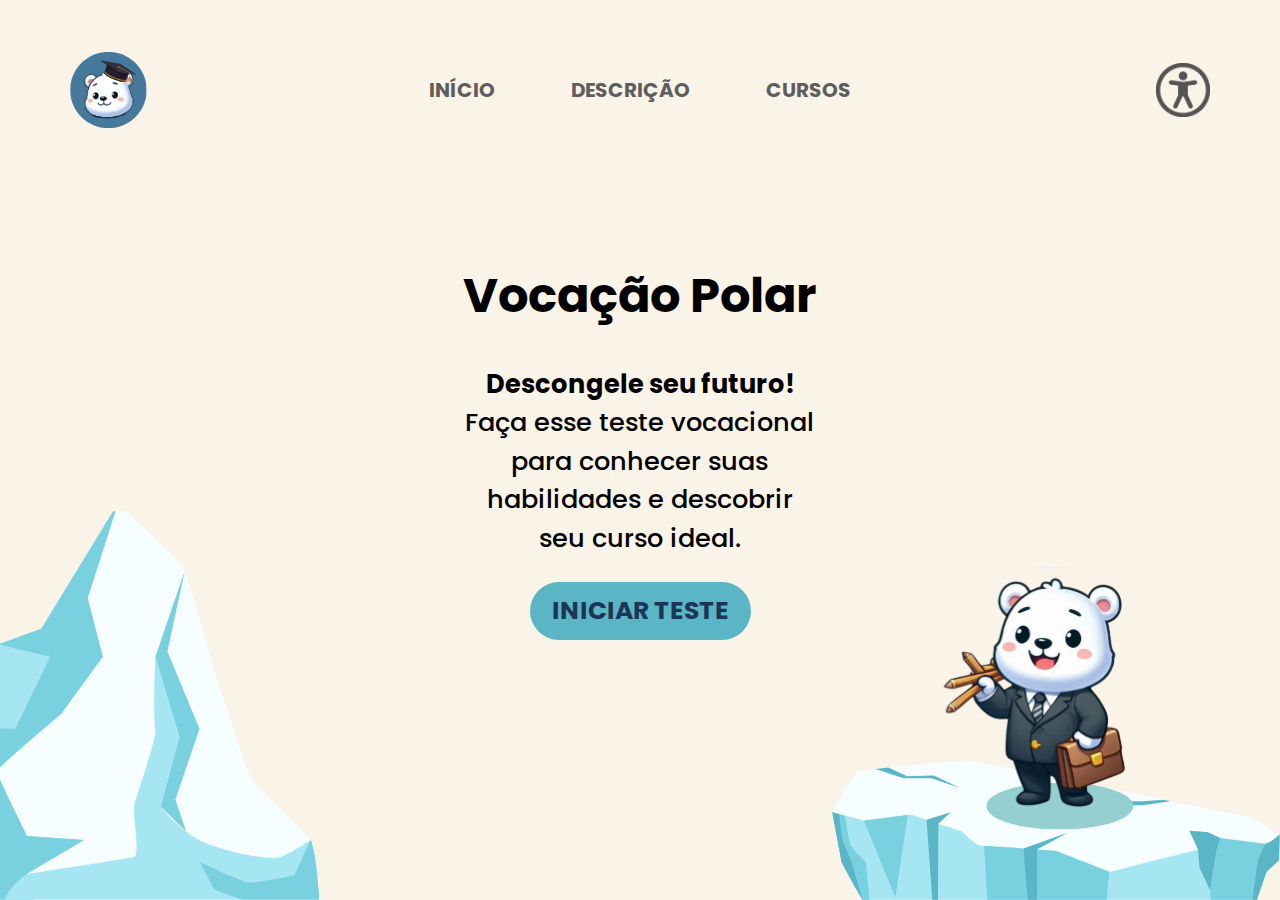
<file: index.html>
<!DOCTYPE html>
<html lang="pt-br">
<head>
    <meta charset="UTF-8">
    <meta name="viewport" content="width=device-width, initial-scale=1.0">
    <link rel="shortcut icon" type="image/png" href="img/Teste-vocacional.ico">
    <link rel="stylesheet" href="style.css">
    <title>Vocação Polar - Descongele seu futuro!</title> 
</head>
<body>
    <header>
    <div class="img">
        <img src="img/logo.svg" width="100" alt="Logo Urso com a lapela" class="imgLogo">
    </div>

    <nav id="nav-bar">
        <ul>
            <li><a href="index.html">INÍCIO</a></li>
            <li><a href="descricao.html" data-target="descricao.html" class="nav-link">DESCRIÇÃO</a></li>
            <li><a href="cursos.html" data-target="cursos.html" class="nav-link">CURSOS</a></li>
        </ul>
    </nav>

    <div class="btn">
    <img src="img/acess.png" alt="Botão de Acessibilidade" class="imgAcess">  
  </div>

</header>

    <main class="carrossel"> 
        <div class="image-container">
            <img id="leftImage" class="left-image" src="img/gelo.svg" alt="Iceberg">

            <div class="center-container" id="centerContainer">
                <h1>Vocação Polar</h1>
            <h2>Descongele seu futuro!</h2> 
                <p>Faça esse teste vocacional para conhecer suas habilidades e descobrir seu curso ideal.</p>
                <button class="btnIniciar"> INICIAR TESTE </button>
            </div>
            <img id="rightImage" class="right-image" src="img/urso.svg" alt="Iceberg com o urso mascote">
        </div>
        <div class="cursor-ball" id="cursorBall"></div>
    </main>

    <!-- Modais de Alerta -->
    <!-- Primeira Modal -->
    <div id="modal1" class="modal">
        <div class="modal-content"> 
            <form action="cadastro.php" method="post">
            
                 
                    <div class="login-container">
                        <div class="login-box">
                            
                            <h2>Cadastro</h2>
                            <form id="loginForm">
                                <div id="errorMessage" style="color: red; display: none; margin-bottom: 10px;"></div>
                                <div class="textbox">
                                    <input type="text" id="username" name="usuario" placeholder="Usuário" required>
                                </div>
                                <div class="textbox">
                                    <input type="password" id="password" name="senha" placeholder="Senha" required>
                                </div>
                                <button onclick="handleFormSubmit(event)" class="btn2">Cadastrar</button>


                            </form>
                        </div>
                    </div>
                    </form>
        
        </div>
    </div>

    <!-- Segunda Modal -->
    <div id="modal2" class="modal">
        <div class="modal-content">
            <p>(segundo conteúdo do tutorial)</p>
            <button onclick="showNextModal('modal3')">Próximo</button>
        </div>
    </div>

    <!-- Terceira Modal -->
    <div id="modal3" class="modal">
        <div class="modal-content">
            <p>Você está pronto para começar o teste. Boa sorte!</p>
            <button onclick="closeModal('modal3')">Iniciar</button>
        </div>
    </div>
    
    <script src="script.js"></script>
</body>
</html>
</file>
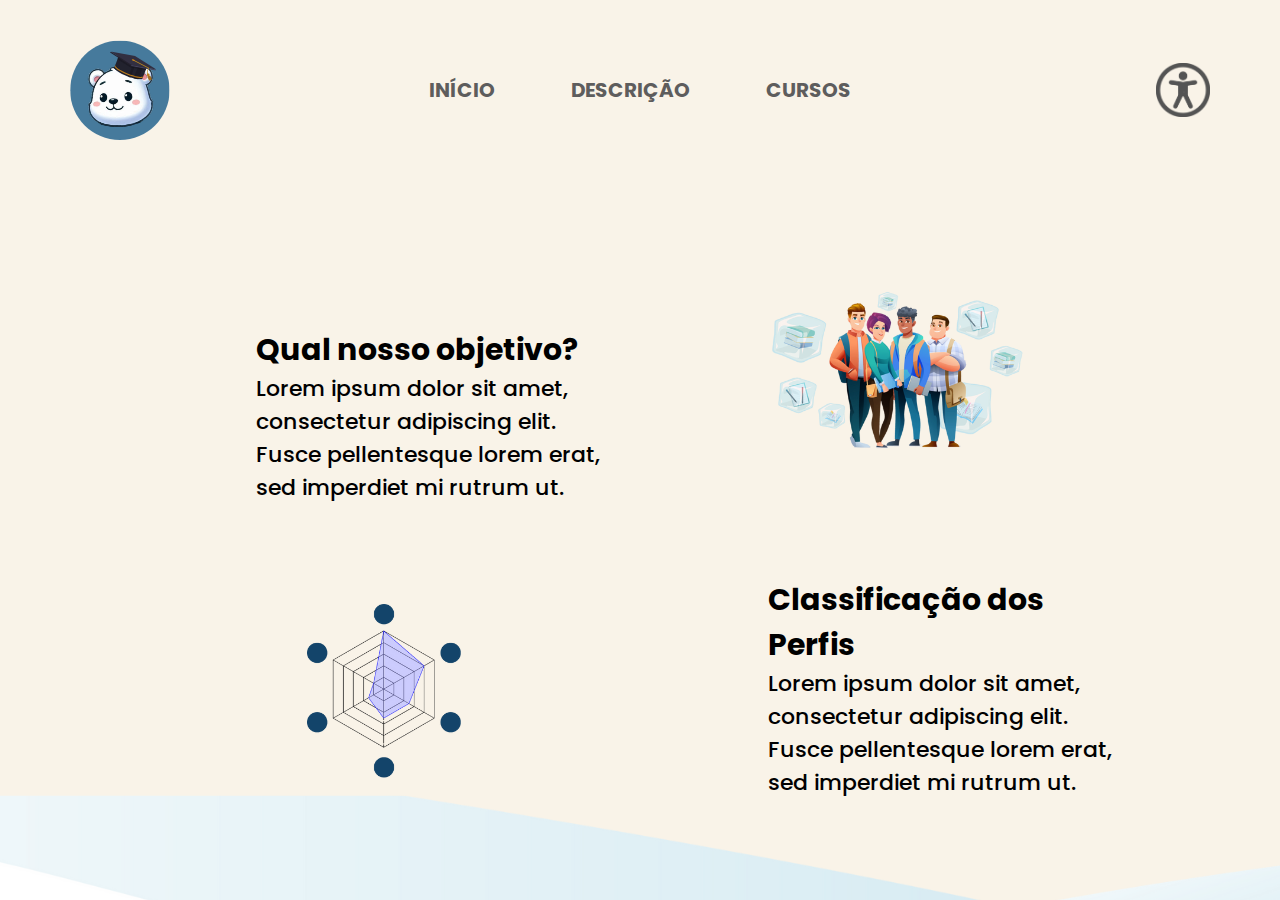
<file: descricao.html>
<!DOCTYPE html>
    <html lang="pt-br">
    <head>
        <meta charset="UTF-8">
        <meta name="viewport" content="width=device-width, initial-scale=1.0">
        <link rel="shortcut icon" type="image/png" href="img/Teste-vocacional.ico">
        <link rel="stylesheet" href="style.css">
        <title>Vocação Polar - Descongele seu futuro! </title>
    </head>
    <body>
        <header>
            <div class="img">
                <img src="img/logo.svg" width="100" alt="Logo Urso com a lapela">
            </div>

            <nav id="nav-bar">
                <ul>
                    <li><a href="index.html">INÍCIO</a></li>
                    <li><a href="descricao.html">DESCRIÇÃO</a></li>
                    <li><a href="cursos.html">CURSOS</a></li>
                </ul>
            </nav>

            <div class="btn">
                <img src="img/acess.png" alt="Botão de Acessibilidade" class="imgAcess">  
              </div>
        </header>



        <main>
            <div class="left_container" id="left_container"> 

                <div class="caixa_texto">
                    <h2>Qual nosso objetivo?</h2>
                    <p>Lorem ipsum dolor sit amet, consectetur adipiscing elit. 
                        Fusce pellentesque lorem erat, 
                        sed imperdiet mi rutrum ut.</p>
                </div>

                <img src="img/hexgono.png" alt="Hexágono " srcset="">
                
            </div>


            <div class="right_container" id="right_container"> 
              
                <img src="img/jovens.png" alt="" srcset="">

                <div class="caixa_texto">
                    <h2>Classificação dos Perfis</h2>
                    <p>Lorem ipsum dolor sit amet, consectetur adipiscing elit. 
                        Fusce pellentesque lorem erat, 
                        sed imperdiet mi rutrum ut.</p>
                </div>
            </div>
        </main>

    <div class="image-footer">
            <img src="img/footer_descricao.png" alt="Neve com iglu ao canto inferior direito">
        </div>

   
    </body>
    </html>
</file>
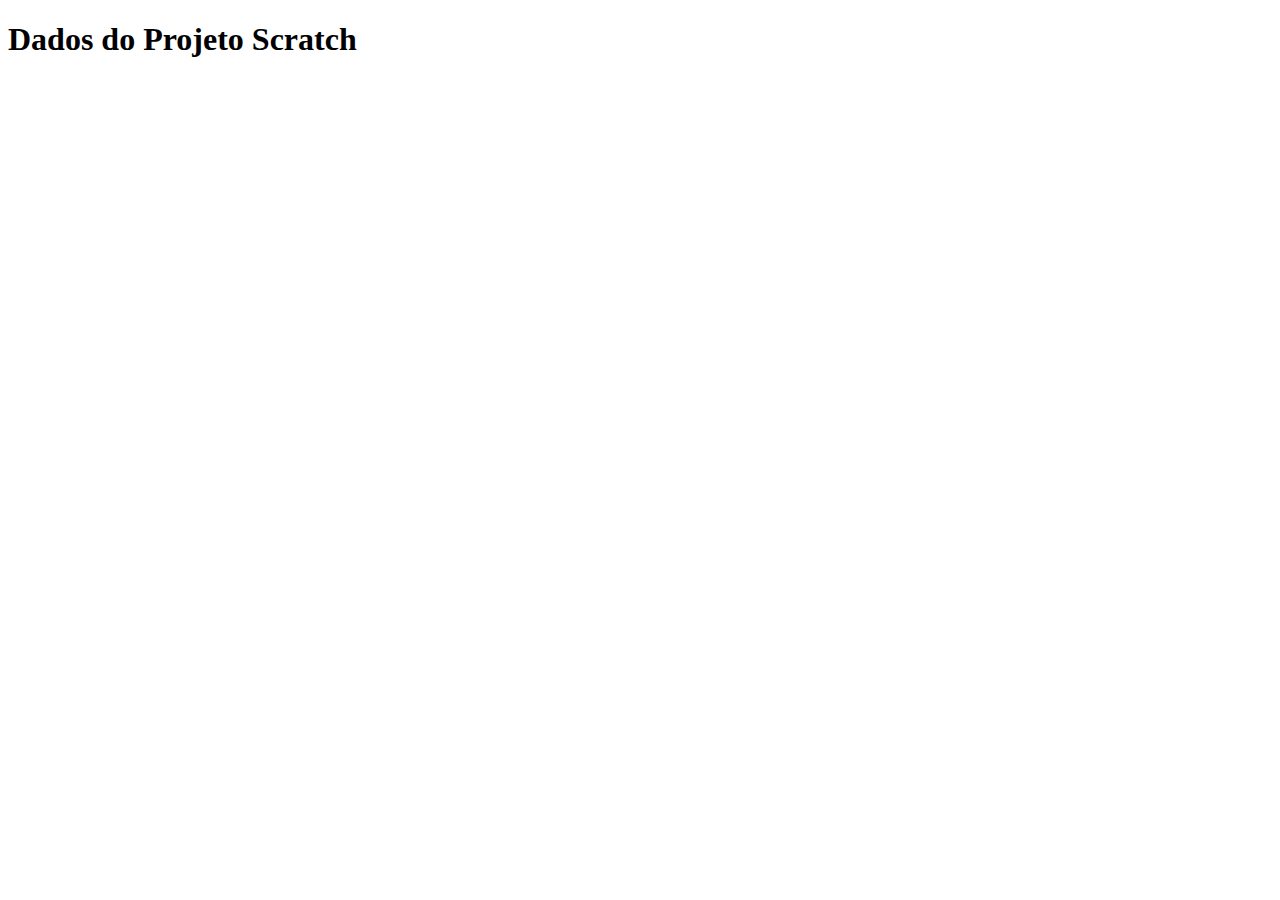
<file: teste.html>
<!DOCTYPE html>
<html lang="pt-br">
<head>
    <meta charset="UTF-8">
    <meta name="viewport" content="width=device-width, initial-scale=1.0">
    <title>Interagir com Scratch</title>
</head>
<body>
    <h1>Dados do Projeto Scratch</h1>
    <div id="project-data"></div>
    
    <script>
       const puppeteer = require('puppeteer');

(async () => {
    const browser = await puppeteer.launch();
    const page = await browser.newPage();
    await page.goto('https://scratch.mit.edu/projects/PROJECT_ID'); // Substitua PROJECT_ID pelo ID do projeto

    // Exemplo de extração de dados
    const pontuacao = await page.evaluate(() => {
        // Suponha que a pontuação esteja visível em um elemento específico
        return document.querySelector('.pontuacao').innerText; // Ajuste o seletor conforme necessário
    });

    console.log(`Pontuação: ${pontuacao}`);

    await browser.close();
})();

    </script>


<iframe src="https://scratch.mit.edu/projects/416757668/embed" allowtransparency="true" width="485" height="402" frameborder="0" scrolling="no" allowfullscreen></iframe>
</body>
</html>
</file>
<file: style.css>
@import url('https://fonts.googleapis.com/css2?family=Montserrat:ital,wght@0,100..900;1,100..900&family=Poppins:ital,wght@0,100;0,200;0,300;0,400;0,500;0,600;0,700;0,800;0,900;1,100;1,200;1,300;1,400;1,500;1,600;1,700;1,800;1,900&display=swap');

*,::before,
::after  {
    margin: 0;
    padding: 0;
    box-sizing: border-box;
    font-weight: 500;
    font-family: "Poppins", sans-serif;     
}  

body {
    background-color: #f9f3e8;
    display: flex;
    flex-direction: column; 
    height: 100vh;
    overflow: hidden;
    min-height: 100vh;
    align-items: center;
    height: 100vh;
    margin: 0;
    justify-content: center;
}


/* ESTILO DO HEADER */

header {
    display: flex;
    justify-content: space-between;
    background-color: #f9f3e8;
    width: 100vw;
    height: 20vh;
    font-size: 20px;
    font-weight: 900;
    font-style: bold;
}

.img {
    width: 33vw;
    display: flex;
    padding-left: 70px;
}

.imgLogo{
    width: 6vw;
}

nav {
    width: 33vw;
    align-self: center;
}

ul {
    display: flex;
    justify-content: space-between;
    width: 100%;
}

li {
    list-style-type: none;
 
}

a {
    text-decoration: none;
    color: #5e5d5d;
    font-weight: bold;
    
}

li:hover {
    cursor: pointer;
}

.btn {
    width: 33vw;
    display: flex;
    justify-content: flex-end;
    padding-right: 70px;
    align-self: center;
}

.imgAcess{
    height: 6vh;
}

.imgAcess:hover{
    cursor: pointer;
}

/*ESTILO DO MAIN*/

main {
    display: flex;
    justify-content: center;
    align-items: center;
    flex-direction: row;
    width: 100vw;
    height: calc(100vh - 20vh); /* Altura considerando a navbar */

}

.image-container {
    width: 100vw;
    height: calc(100vh - 20vh);
    display: flex;
    position: relative;
   
}

.image-container img {
    height: auto;
    position: absolute;

}

.left-image {
    left: 0;
    bottom: 0;
    max-width: 25%; /* Ajuste conforme necessário */
}

.right-image {
    right: 0;
    bottom: 0;
    max-width: 35%; /* Ajuste conforme necessário */
   
}

.center-container {
    display: flex;
    align-items: center;
    justify-content: center;
    flex-direction: column; /* Alinha elementos verticalmente */
    flex: 1;
    position: relative;
    width: 33vw;
    height: 60vh;
    text-align: center;
}



h1, h2, p {
    margin: 0;
    width: 28vw;
}

h1 {
    font-size: 3rem; /* Altere conforme necessário */
    margin-bottom: 0.5rem; /* Espaçamento entre h1 e h2 */
    font-weight: bold;
   
}

h2 {
    font-size: 1.6rem; /* Altere conforme necessário */
    line-height: 1.5; /* Espaçamento entre linhas para a quebra de linha */
    margin-top: 25px;
    font-weight: bold;
}

p{
    font-size: 1.6rem; /* Altere conforme necessário */
    line-height: 1.5; /* Espaçamento entre linhas para a quebra de linha */
}

.btnIniciar{
    background-color: #5ab6c4;
    color: #1e3557;
    font-weight: bold;
    border: none;
    padding: 10px 22px;
    font-size: 25px;
    border-radius: 50px;
    margin-top: 25px;
}

.btnIniciar:hover{
    background-color: #1e3557;
    color: #ffffff;
    font-weight: bold;
    cursor: pointer;
    
}
/*ESTILO DESCRIÇÃO*/

.left_container {
    display: flex;
    align-items: center;
    justify-content: center;
    flex-direction: column; /* Alinha elementos verticalmente */
    left: 1;
    position: relative;
    width: 40vw;
    height: calc(100vh - 20vh);
    text-align: left;
    gap: 100px;    
    margin-top: 0;
    padding-top: 0;
}

.left_container > img {
    width: 30%;
  
}

.right_container > img{
    width: 50%;
}

.right_container {
    display: flex;
    align-items: center;
    justify-content: center;
    flex-direction: column; /* Alinha elementos verticalmente */
    right: 1;
    position: relative;
    width: 40vw;
    height: calc(100vh - 20vh);
    gap: 100px;  
    text-align: left;
}

.caixa_texto{
    width: 20vw; 
}

.caixa_texto > h2{
    font-size: 30px;
    
}

.caixa_texto > p{
    font-size: 22px;
}


/*ESTILO FOOTER*/

.image-footer {
    height: 15vh; /* Ajuste a altura do footer conforme necessário */
    position: fixed;
    bottom: 0;
}

.image-footer-cursos {
    height: 15vh; /* Ajuste a altura do footer conforme necessário */
    position: fixed;
    bottom: 0;
}




/* STYLE CURSOS */

.carrosel-cursos{
    width: 80vw; 
    display: flex;
    flex-direction: column;
    height: 80vh;
   

}

.carrosel-cursos > h2{
    align-self: center;
    text-align: center;
    padding-bottom: 50px;

}

::before,
::after {
  margin: 0;
  padding: 0;
  box-sizing: border-box;
}



#cCarousel {
  position: relative;
    width: 60vw;
  margin: auto;
 
}

#cCarousel .arrow {
  position: absolute;
  top: 50%;
  display: flex;
  width: 45px;
  height: 45px;
  justify-content: center;
  align-items: center;
  border-radius: 50%;
  z-index: 1;
  font-size: 26px;
  color: white;
  background: #00000072;
  cursor: pointer;
}

#cCarousel > #prev {
  left: 0px;
}

#cCarousel > #next {
  right: 0px;
}

#carousel-vp {
  width: 770px;
  height: 400px;
  display: flex;
  align-items: center;
  position: relative;
  overflow: hidden;
  margin: auto;
}

@media (max-width: 770px) {
  #carousel-vp {
    width: 510px;
  }
}

@media (max-width: 510px) {
  #carousel-vp {
    width: 250px;
  }
}

#cCarousel #cCarousel-inner {
  display: flex;
  position: absolute;
  transition: 0.3s ease-in-out;
  gap: 10px;
  left: 0px;
}

.cCarousel-item {
  width: 300px;
  height: 365px;
  border-right: 5px solid #467A9C;
  border-radius: 15px;
  
  display: flex;
  flex-direction: column;
  align-items: center;

background-color: rgb(255, 255, 255);
}

.cCarousel-item > img {
width: 250px;
height: 300px;
  object-fit: contain;
  min-height: 0px;
  color: white;
  padding-top: 18px;


}

.cCarousel-item .infos {
  display: flex;
  flex-direction: column;
  align-items: center;

  color: black;

  width: 270px;
  
}

.cCarousel-item .infos > p{
    font-size: 16px;
    text-align: center;
   width: 260px;
   height: 150px;
    line-height: 1.7;
    align-content: center;
}

.cCarousel-item .infos > h3{
    font-weight: bold;
    font-size: 20px;
}

/* Estilos para o modal */
.modal {
    display: none;
    position: fixed;
    top: 0;
    left: 0;
    width: 100%;
    height: 100%;
    background-color: rgba(19, 68, 106, 0.5);
    align-items: center;
    justify-content: center;
}

#modal1{
    display: none;
    flex-direction: column;
}

.modal-content {
    background-color: #f9f3e8;
    padding: 20px;
    border-radius: 8px;
    text-align: center;
    max-width: 50%;
    height: 52%;
    display: flex;
    flex-direction: column;
    align-items: center;
    justify-content: space-evenly;

}

.modal button {
    margin-top: 20px;
    padding: 10px 20px;
    background-color: #3498db;
    border: none;
    color: white;
    border-radius: 5px;
    cursor: pointer;
    width : 40%;
    
}

.modal button:hover {
    background-color: #2980b9;
}

/*estilos cards e botões 1° pagina perguntas*/

.card {
    position: relative;
    width: 900px;
    height: 500px;
    background-color: #000;
    color: white;
    overflow: hidden;
    border-radius: 15px;
    margin-top: 50px;
}

.card-img {
    width: 100%;
    height: 100%;
    object-fit: cover;
}

.card-question {
    position: absolute;
    bottom: 20px;
    left: 20px;
    margin: 0;
    font-size: 18px;
    color: white;
}

.inputs {
    display: flex;
    justify-content: space-around;
    width: 900px;
    margin-top: 50px;
}

.input.alternativa-btn {
    color: #fff;
    padding: 15px 30px;
    font-size: 18px;
    border: 2px;
    border-radius: 10px;
    background-color: #13446a;
    cursor: pointer;
    transition: background-color 0.3s ease;
}

.input.alternativa-btn:hover {
    background-color: #348fd4;
}

/*2° pergunta*/

.container {
    display: flex;
    justify-content: space-between;
    width: 1200px;
}

.card2 {
    position: relative;
    width: 600px;
    height: 500px;
    background-color: #000;
    color: white;
    overflow: hidden;
    border-radius: 15px;
}

.card2-img {
    width: 100%;
    height: 100%;
    object-fit: cover;
}


.card2-question {
    position: absolute;
    bottom: 20px;
    left: 20px;
    margin: 0;
    font-size: 18px;
    color: white;
}

.inputs2 {
    display: flex;
    flex-direction: column;
    justify-content: center;
    align-items: flex-start;
    margin-left: 20px;
}

.input2.alternativa-btn {
    padding: 15px 30px;
    font-size: 18px;
    border: 2px;
    border-radius: 10px;
    background-color: #13446a;
    cursor: pointer;
    transition: background-color 0.3s ease;
    margin-bottom: 30px;
    width: 300px;
}

.input2.alternativa-btn:hover {
    background-color: #348fd4;
}

/*estilos emojis 3° perguntas*/
.inputs3 {
    display: flex;
    justify-content: space-around;
    width: 600px;
    font-size: 50px;
    margin-top: 30px;
}

.input3.alternativa-btn {
    cursor: pointer;
    transition: transform 0.3s ease;
}

.input3.alternativa-btn:hover {
    transform: scale(1.2);
}

/*estilo 4° pergunta */
.answers-container {
    display: flex;
    justify-content: space-around;
    width: 600px;
    margin-top: 40px;
}

.input4.alternativa-btn {
    display: flex;
    flex-direction: column;
    align-items: center;
    text-align: center;
    width: 100px;
}

.input4.alternativa-btn img {
    width: 70px;
    height: 70px;
    border-radius: 50%;
    margin-bottom: 10px;
}

.input4.alternativa-btn-text {
    font-size: 18px;
    color: #000;
}




/* login*/


/* Container do login */
.login-container {
    display: flex;
    justify-content: center;
    align-items: center;
    height: 100%;
}
 
/* Caixa de login */
.login-box {
    background: #fff;
    padding: 70px;
    border-radius: 10px;
    box-shadow: 0 0 15px rgba(0, 0, 0, 0.2);
    width: 500px;
    text-align: center; 
    display: flex;
    flex-direction: column;
    justify-content: center;
    align-items: center;
}   
 
/* Título */
.login-box > h2 {
    margin-bottom: 20px;
    color: #333;
    text-align: center;
}
 
/* Caixa de texto */
.textbox {
    margin-bottom: 20px;
    width: 100%; /* Ajusta a largura do contêiner das caixas de texto */
}
 
.textbox input {
    width: 100%; /* Define a largura das caixas de entrada para 100% */
    padding: 10px;
    border: 1px solid #ddd;
    border-radius: 5px;
    font-size: 16px;
}
 
/* Botão de login */
.btn2 {
    width: 100%;
    padding: 10px;
    background: #6e8efb;
    border: none;
    border-radius: 5px;
    color: #fff;
    font-size: 18px;
    cursor: pointer;
    transition: background 0.3s ease;
}
 
.btn:hover {
    background: #5a7afc;
}
</file>
